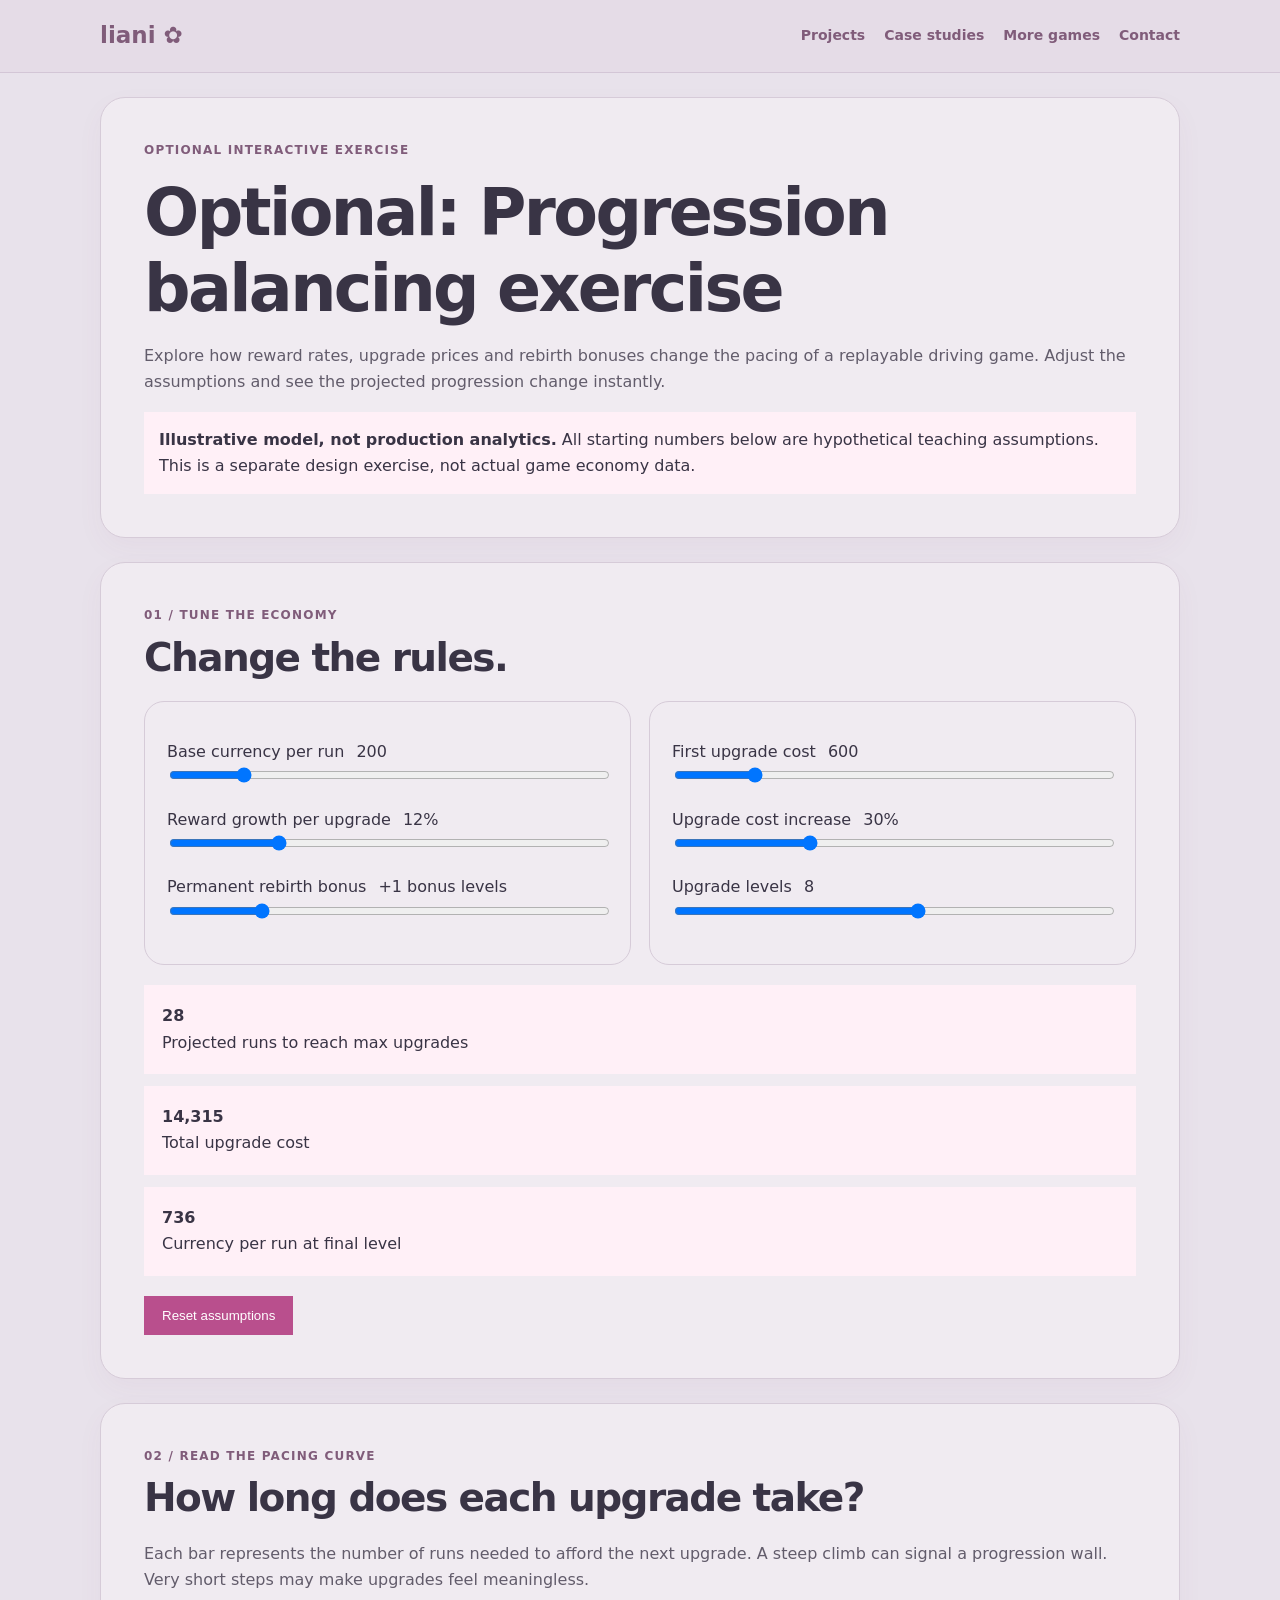
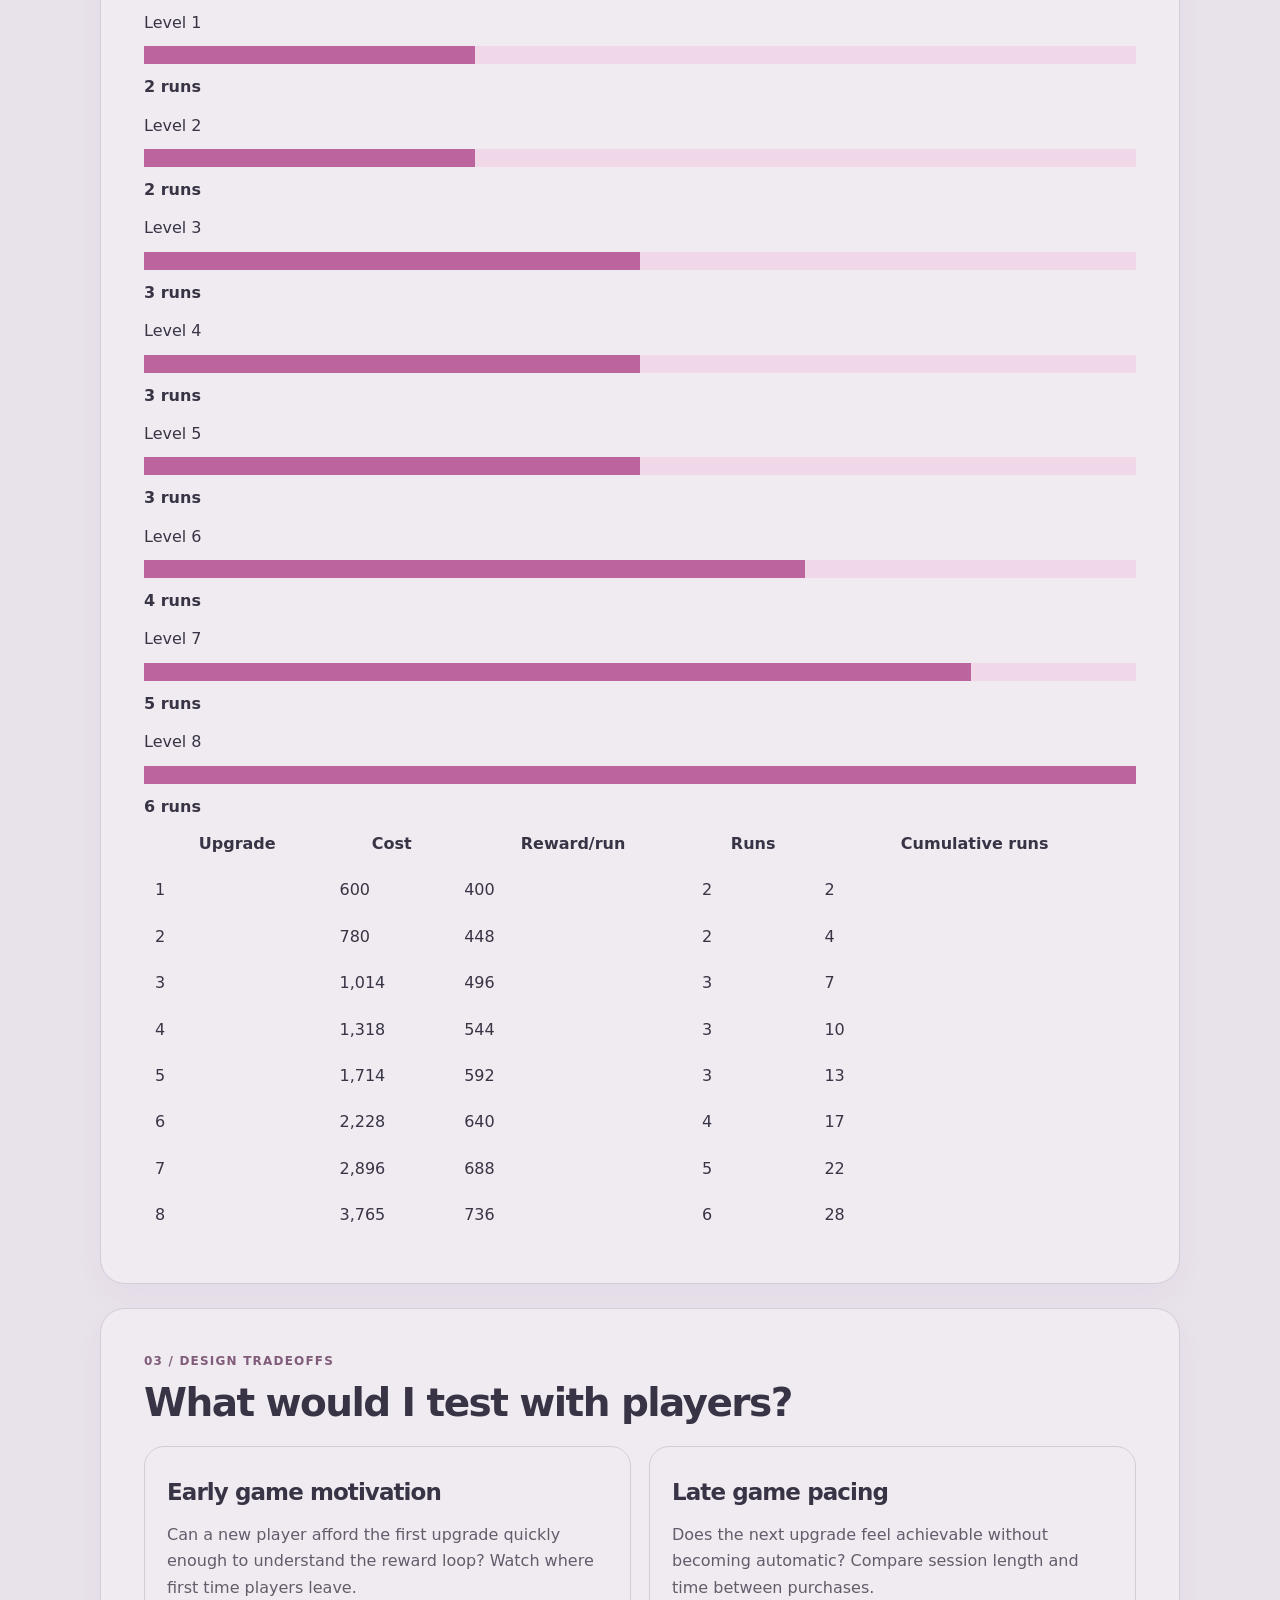
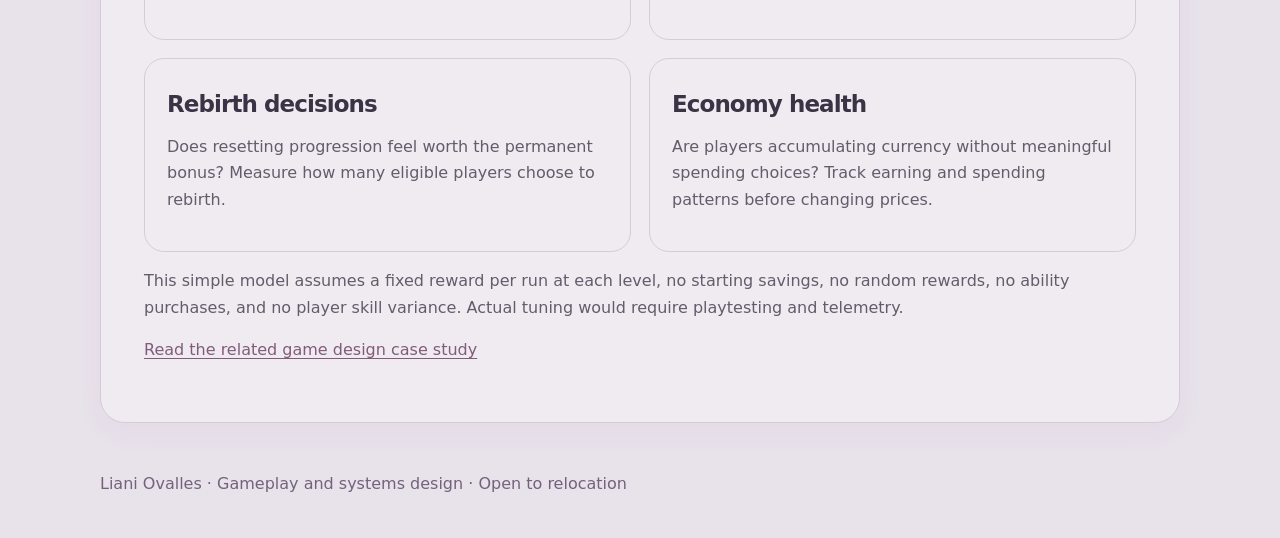
<file: balancing-lab.html>
<!doctype html>
<html lang="en"><head><meta charset="utf-8"><meta name="viewport" content="width=device-width,initial-scale=1"><meta name="theme-color" content="#f1dce9"><meta name="description" content="Interactive game economy balancing lab by Liani Ovalles. Explore upgrade pacing, reward multipliers and rebirth tradeoffs."><title>Balancing Lab | Liani Ovalles</title>
<link rel="stylesheet" href="style.css"><style>.field{margin:15px 0}.field label{display:flex;justify content:space between;gap:12px;font weight:700}.field input{width:100%;accent color:#b94f8d}.metrics{display:grid;grid template columns:repeat(3,1fr);gap:12px;margin:20px 0}.metric{padding:18px;background:#fff0f7;border radius:15px}.metric strong{display:block;font size:25px}.bars{display:grid;gap:12px}.barrow{display:grid;grid template columns:90px 1fr 90px;align items:center;gap:10px}.track{background:#f0d8e9;height:18px;border radius:99px;overflow:hidden}.fill{height:100%;background:#bb649d}.tablewrap{overflow x:auto}table{border collapse:collapse;width:100%}th,td{border bottom:1px solid #edd9e8;padding:9px;text align:right}th:first child,td:first child{text align:left}.button{border:0;background:#b94f8d;color:white;padding:12px 18px;border radius:99px;cursor:pointer}.notice{padding:15px;background:#fff0f7;border left:4px solid #b94f8d}@media(max width:700px){.metrics{grid template columns:1fr}.barrow{grid template columns:70px 1fr 70px;font size:12px}}</style></head>
<body><header><nav class="wrap" aria-label="Main navigation"><a class="brand" href="index.html">liani ✿</a><div class="navlinks"><a href="index.html#work">Projects</a><a href="design-notes.html">Case studies</a><a href="more-work.html">More games</a><a href="mailto:xcape.worlds@gmail.com">Contact</a></div></nav></header>
<main class="wrap"><section class="panel"><div class="eyebrow">Optional interactive exercise</div><h1>Optional: Progression balancing exercise</h1><p>Explore how reward rates, upgrade prices and rebirth bonuses change the pacing of a replayable driving game. Adjust the assumptions and see the projected progression change instantly.</p><div class="notice"><strong>Illustrative model, not production analytics.</strong> All starting numbers below are hypothetical teaching assumptions. This is a separate design exercise, not actual game economy data.</div></section>
<section class="panel"><div class="eyebrow">01 / Tune the economy</div><h2>Change the rules.</h2><div class="grid">
<div class="card"><div class="field"><label for="reward">Base currency per run <output id="rewardValue"></output></label><input id="reward" type="range" min="50" max="1000" step="25" value="200"></div><div class="field"><label for="growth">Reward growth per upgrade <output id="growthValue"></output></label><input id="growth" type="range" min="0" max="50" step="2" value="12"></div><div class="field"><label for="rebirth">Permanent rebirth bonus <output id="rebirthValue"></output></label><input id="rebirth" type="range" min="0" max="5" step="1" value="1"></div></div>
<div class="card"><div class="field"><label for="cost">First upgrade cost <output id="costValue"></output></label><input id="cost" type="range" min="100" max="3000" step="100" value="600"></div><div class="field"><label for="scale">Upgrade cost increase <output id="scaleValue"></output></label><input id="scale" type="range" min="0" max="100" step="5" value="30"></div><div class="field"><label for="levels">Upgrade levels <output id="levelsValue"></output></label><input id="levels" type="range" min="3" max="12" step="1" value="8"></div></div></div><div class="metrics" aria-live="polite"><div class="metric"><strong id="totalRuns">0</strong><span>Projected runs to reach max upgrades</span></div><div class="metric"><strong id="totalCost">0</strong><span>Total upgrade cost</span></div><div class="metric"><strong id="lastReward">0</strong><span>Currency per run at final level</span></div></div><button class="button" id="reset" type="button">Reset assumptions</button></section>
<section class="panel"><div class="eyebrow">02 / Read the pacing curve</div><h2>How long does each upgrade take?</h2><p>Each bar represents the number of runs needed to afford the next upgrade. A steep climb can signal a progression wall. Very short steps may make upgrades feel meaningless.</p><div class="bars" id="bars" role="img" aria-label="Bar chart showing projected runs per upgrade"></div><div class="tablewrap"><table><thead><tr><th>Upgrade</th><th>Cost</th><th>Reward/run</th><th>Runs</th><th>Cumulative runs</th></tr></thead><tbody id="rows"></tbody></table></div></section>
<section class="panel"><div class="eyebrow">03 / Design tradeoffs</div><h2>What would I test with players?</h2><div class="grid"><div class="card"><h3>Early game motivation</h3><p>Can a new player afford the first upgrade quickly enough to understand the reward loop? Watch where first time players leave.</p></div><div class="card"><h3>Late game pacing</h3><p>Does the next upgrade feel achievable without becoming automatic? Compare session length and time between purchases.</p></div><div class="card"><h3>Rebirth decisions</h3><p>Does resetting progression feel worth the permanent bonus? Measure how many eligible players choose to rebirth.</p></div><div class="card"><h3>Economy health</h3><p>Are players accumulating currency without meaningful spending choices? Track earning and spending patterns before changing prices.</p></div></div><p class="small">This simple model assumes a fixed reward per run at each level, no starting savings, no random rewards, no ability purchases, and no player skill variance. Actual tuning would require playtesting and telemetry.</p><p><a href="design-notes.html#ramp">Read the related game design case study</a></p></section></main><footer class="wrap site-footer">Liani Ovalles · Gameplay and systems design · Open to relocation</footer>
<script>
(function(){'use strict';const ids=['reward','growth','rebirth','cost','scale','levels'];const defaults={reward:200,growth:12,rebirth:1,cost:600,scale:30,levels:8};const $=id=>document.getElementById(id);const fmt=n=>Math.round(n).toLocaleString('en-US');function render(){const p={};ids.forEach(id=>p[id]=Number($(id).value));$('rewardValue').textContent=fmt(p.reward);$('growthValue').textContent=p.growth+'%';$('rebirthValue').textContent='+'+p.rebirth+' bonus levels';$('costValue').textContent=fmt(p.cost);$('scaleValue').textContent=p.scale+'%';$('levelsValue').textContent=p.levels;let total=0,totalCost=0,rows=[],max=1;for(let i=0;i<p.levels;i++){const price=Math.round(p.cost*Math.pow(1+p.scale/100,i));const earnings=Math.max(1,Math.round(p.reward*(1+p.rebirth)*(1+i*p.growth/100)));const runs=Math.ceil(price/earnings);total+=runs;totalCost+=price;max=Math.max(max,runs);rows.push({level:i+1,price,earnings,runs,total});}$('totalRuns').textContent=fmt(total);$('totalCost').textContent=fmt(totalCost);$('lastReward').textContent=fmt(rows[rows.length-1].earnings);$('bars').innerHTML=rows.map(x=>'<div class="barrow"><span>Level '+x.level+'</span><div class="track"><div class="fill" style="width:'+100*x.runs/max+'%"></div></div><strong>'+fmt(x.runs)+' runs</strong></div>').join('');$('rows').innerHTML=rows.map(x=>'<tr><td>'+x.level+'</td><td>'+fmt(x.price)+'</td><td>'+fmt(x.earnings)+'</td><td>'+fmt(x.runs)+'</td><td>'+fmt(x.total)+'</td></tr>').join('');$('bars').setAttribute('aria label','Projected runs per upgrade: '+rows.map(x=>'level '+x.level+', '+x.runs+' runs').join('; '));}ids.forEach(id=>$(id).addEventListener('input',render));$('reset').addEventListener('click',()=>{ids.forEach(id=>$(id).value=defaults[id]);render();});render();})();
</script></body></html>
</file>
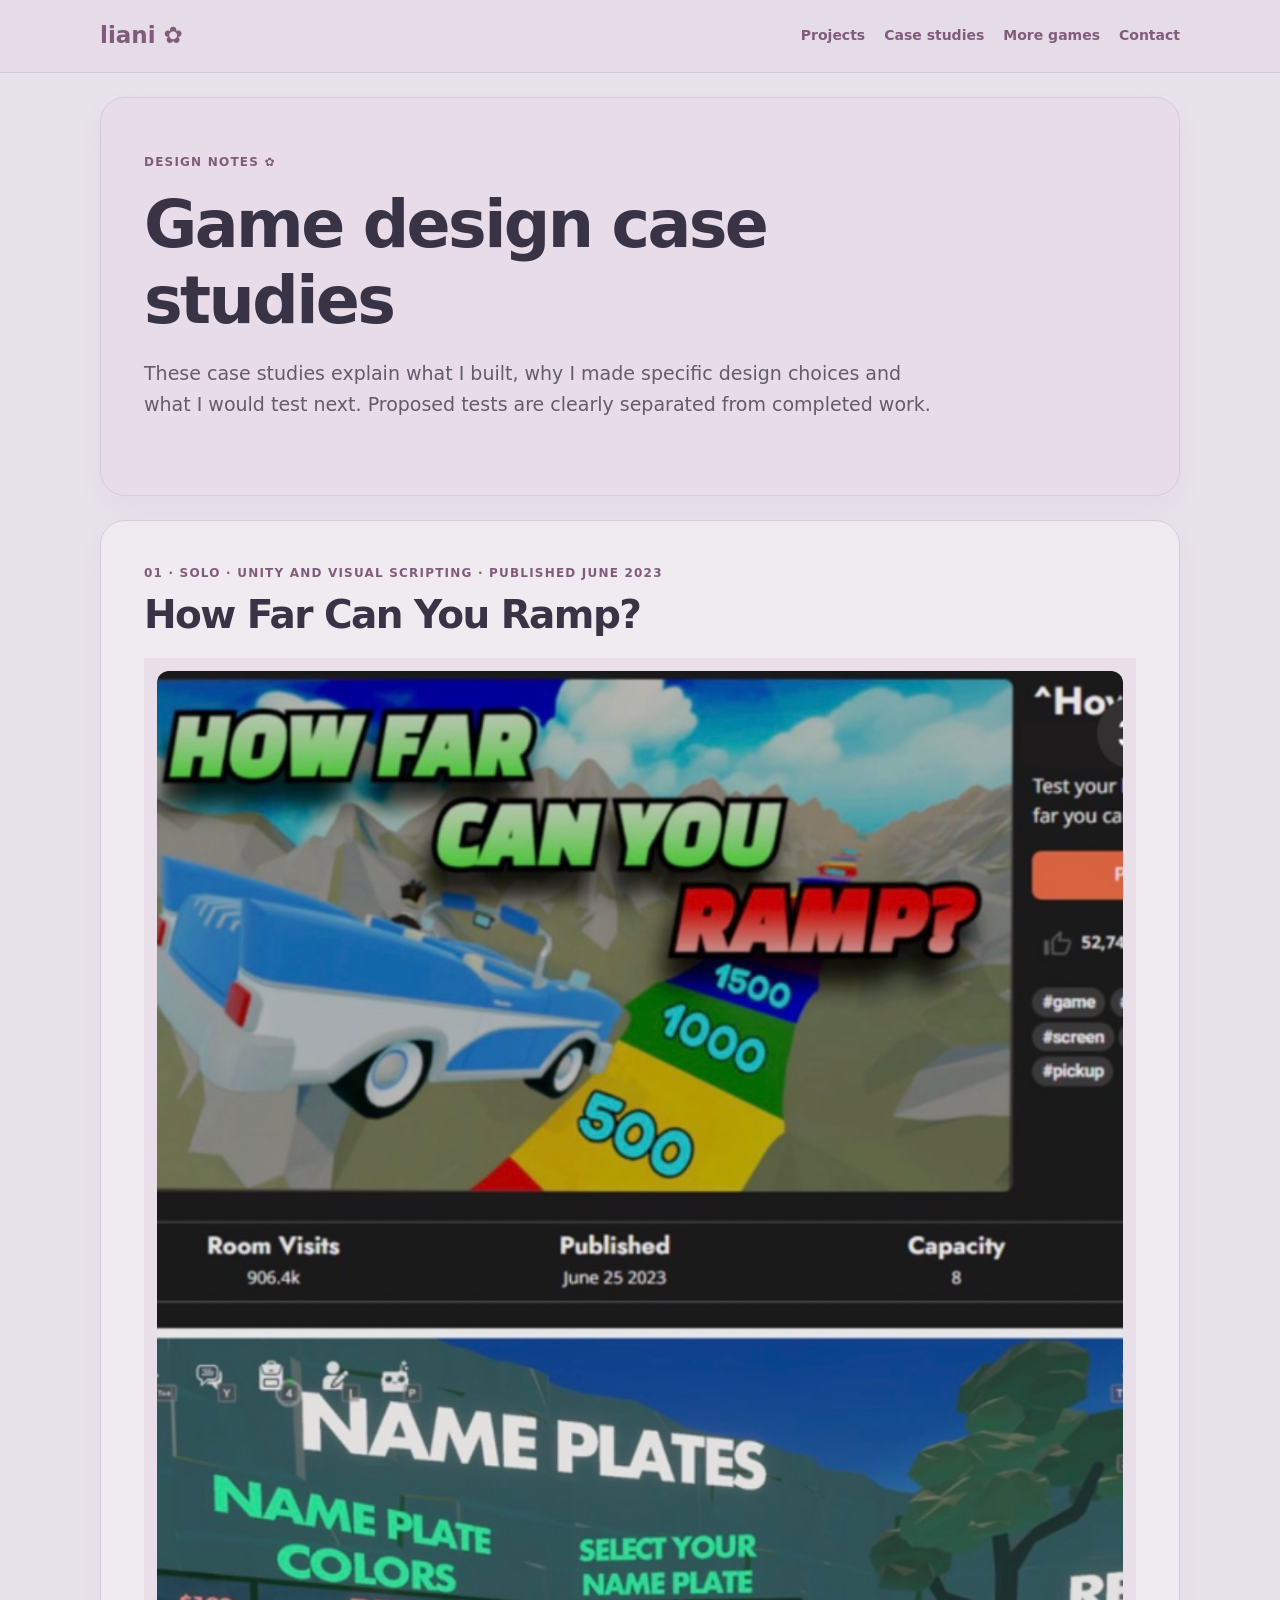
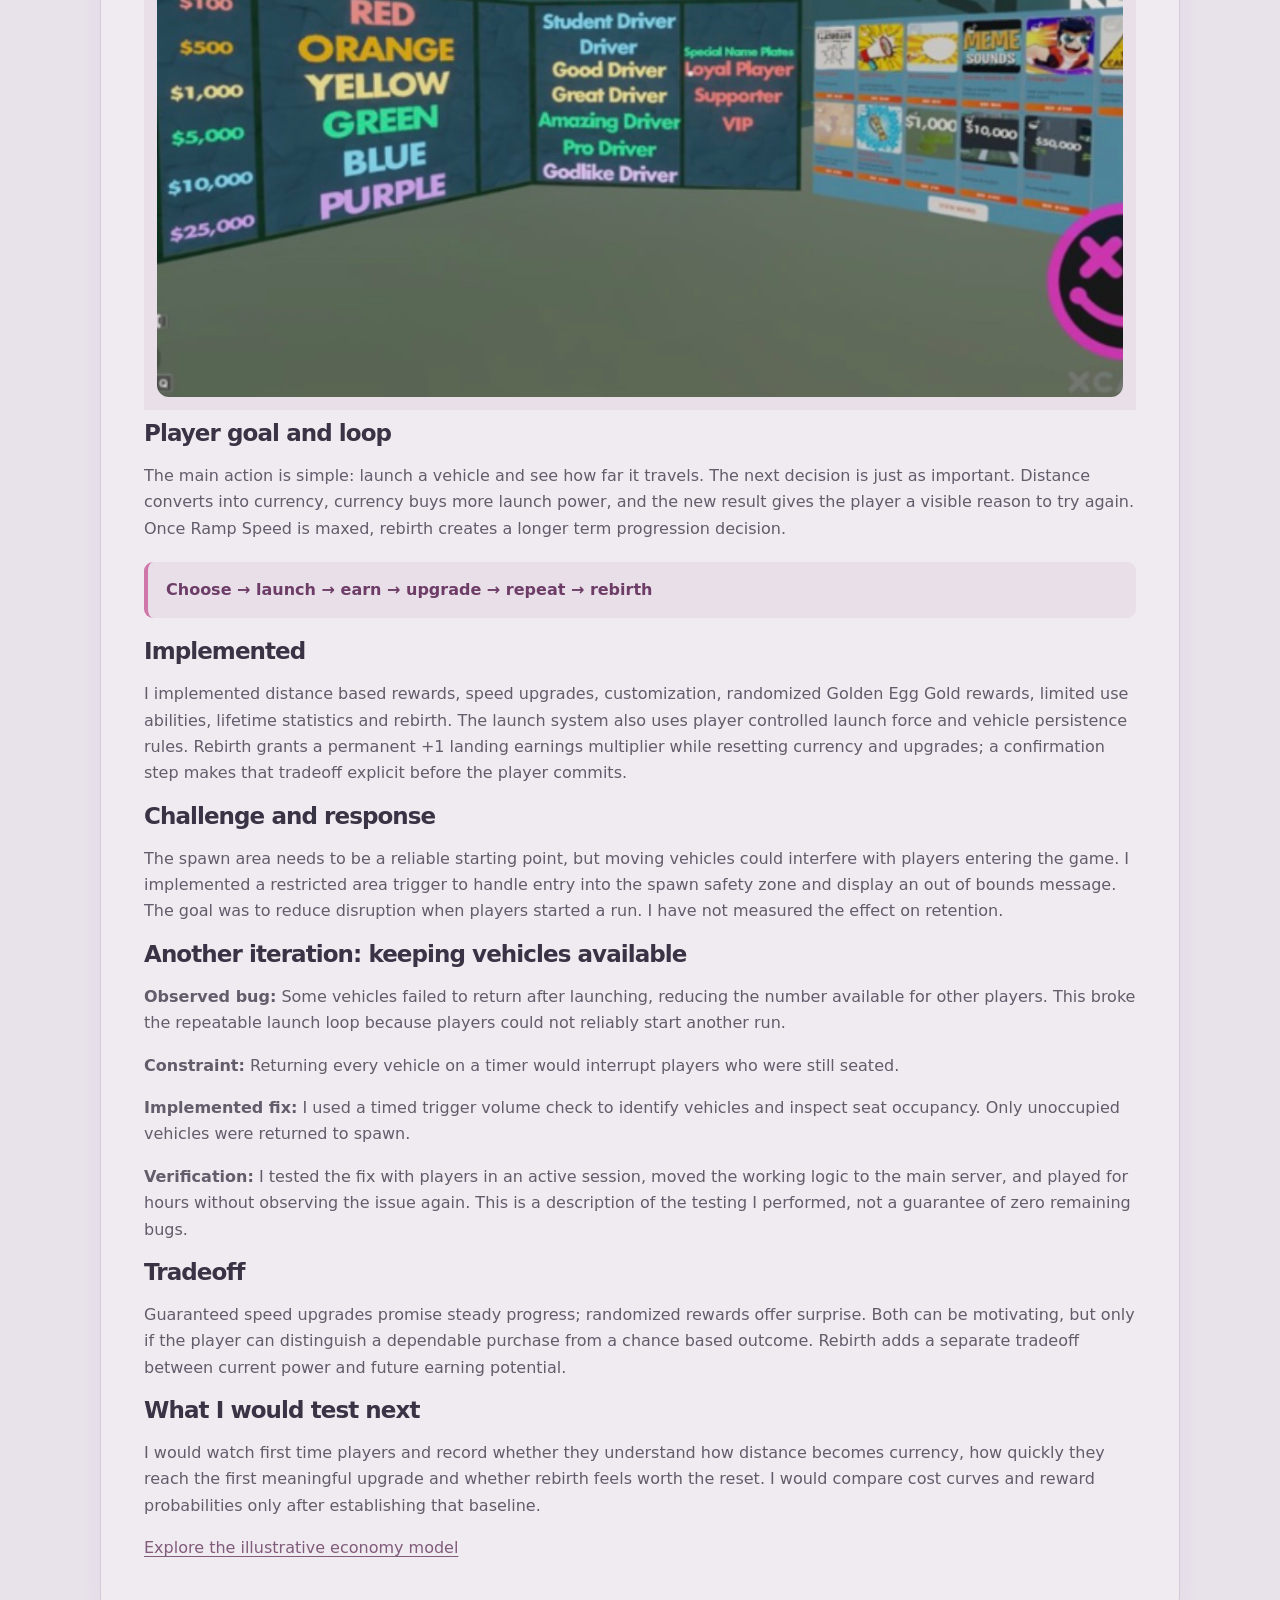
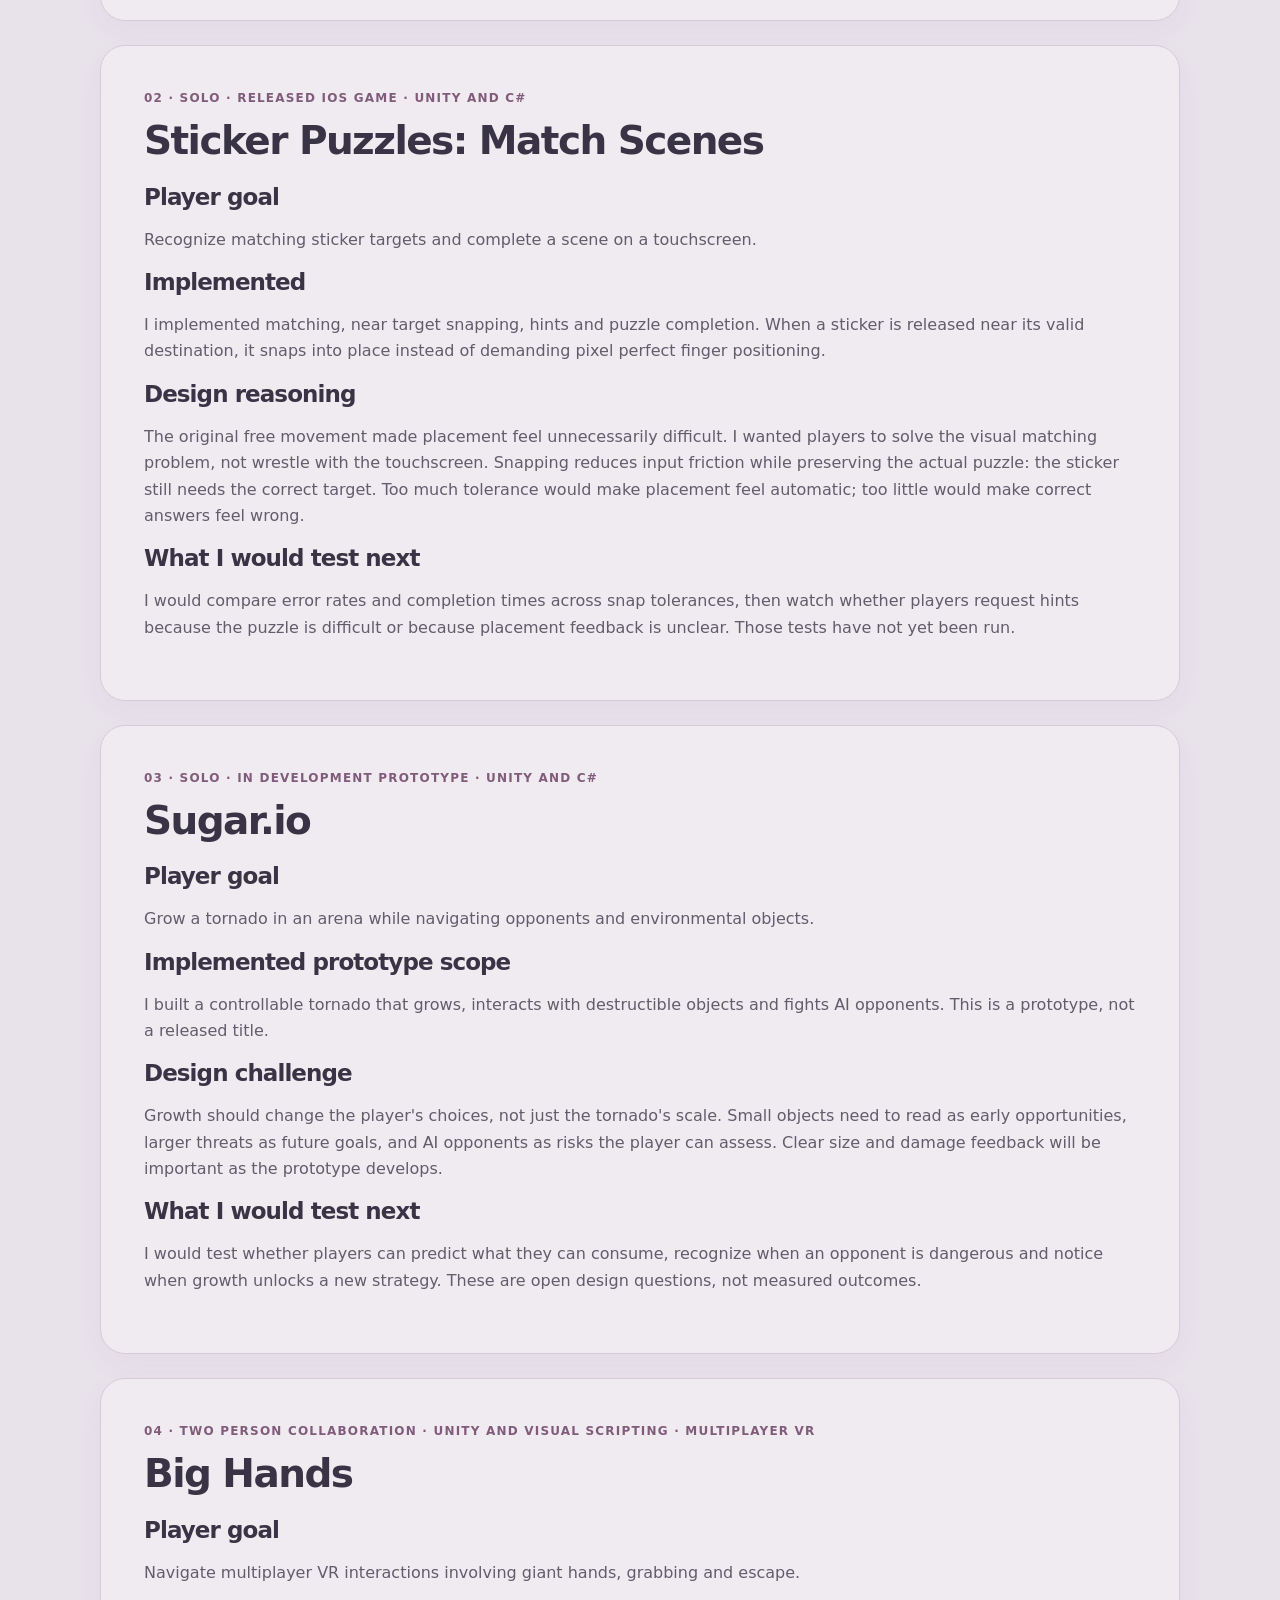
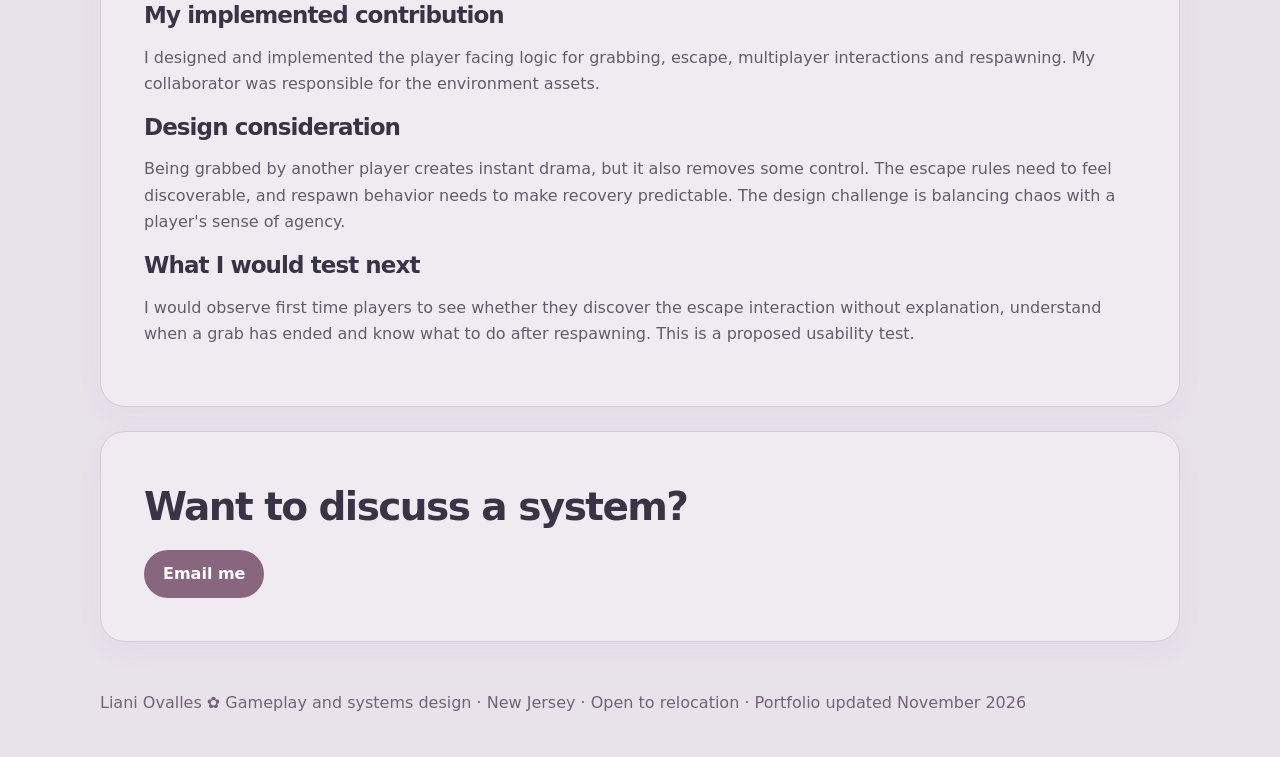
<file: design-notes.html>
<!doctype html><html lang="en"><head><meta charset="utf-8"><meta name="viewport" content="width=device-width,initial-scale=1"><meta name="description" content="Game design case studies for progression, puzzle UX, VR interaction and Unity gameplay prototypes."><meta name="theme-color" content="#fff1f8"><title>Case Studies | Liani Ovalles</title><link rel="stylesheet" href="style.css?v=experience-20261107"></head><body><header><nav class="wrap" aria-label="Main navigation"><a class="brand" href="index.html">liani ✿</a><div class="navlinks"><a href="index.html#work">Projects</a><a href="design-notes.html">Case studies</a><a href="more-work.html">More games</a><a href="mailto:xcape.worlds@gmail.com">Contact</a></div></nav></header><main class="wrap"><section class="panel hero"><div class="eyebrow">Design notes ✿</div><h1>Game design case studies</h1><p class="lead">These case studies explain what I built, why I made specific design choices and what I would test next. Proposed tests are clearly separated from completed work.</p></section><section class="panel" id="ramp"><div class="eyebrow">01 · Solo · Unity and visual scripting · Published June 2023</div><h2>How Far Can You Ramp?</h2><div class="media"><img src="794cc51f09843f087e84eec8.jpg" alt="Additional Ramp project screenshot" loading="lazy" data-fallback="note-ramp"><div class="fallback" id="note-ramp">Project image unavailable. See the project details below.</div></div><h3>Player goal and loop</h3><p>The main action is simple: launch a vehicle and see how far it travels. The next decision is just as important. Distance converts into currency, currency buys more launch power, and the new result gives the player a visible reason to try again. Once Ramp Speed is maxed, rebirth creates a longer term progression decision.</p><div class="callout steps">Choose → launch → earn → upgrade → repeat → rebirth</div><h3>Implemented</h3><p>I implemented distance based rewards, speed upgrades, customization, randomized Golden Egg Gold rewards, limited use abilities, lifetime statistics and rebirth. The launch system also uses player controlled launch force and vehicle persistence rules. Rebirth grants a permanent +1 landing earnings multiplier while resetting currency and upgrades; a confirmation step makes that tradeoff explicit before the player commits.</p><h3>Challenge and response</h3><p>The spawn area needs to be a reliable starting point, but moving vehicles could interfere with players entering the game. I implemented a restricted area trigger to handle entry into the spawn safety zone and display an out of bounds message. The goal was to reduce disruption when players started a run. I have not measured the effect on retention.</p><h3>Another iteration: keeping vehicles available</h3><p><strong>Observed bug:</strong> Some vehicles failed to return after launching, reducing the number available for other players. This broke the repeatable launch loop because players could not reliably start another run.</p><p><strong>Constraint:</strong> Returning every vehicle on a timer would interrupt players who were still seated.</p><p><strong>Implemented fix:</strong> I used a timed trigger volume check to identify vehicles and inspect seat occupancy. Only unoccupied vehicles were returned to spawn.</p><p><strong>Verification:</strong> I tested the fix with players in an active session, moved the working logic to the main server, and played for hours without observing the issue again. This is a description of the testing I performed, not a guarantee of zero remaining bugs.</p><h3>Tradeoff</h3><p>Guaranteed speed upgrades promise steady progress; randomized rewards offer surprise. Both can be motivating, but only if the player can distinguish a dependable purchase from a chance based outcome. Rebirth adds a separate tradeoff between current power and future earning potential.</p><h3>What I would test next</h3><p>I would watch first time players and record whether they understand how distance becomes currency, how quickly they reach the first meaningful upgrade and whether rebirth feels worth the reset. I would compare cost curves and reward probabilities only after establishing that baseline.</p><p><a href="balancing-lab.html">Explore the illustrative economy model</a></p></section><section class="panel" id="sticker"><div class="eyebrow">02 · Solo · Released iOS game · Unity and C#</div><h2>Sticker Puzzles: Match Scenes</h2><h3>Player goal</h3><p>Recognize matching sticker targets and complete a scene on a touchscreen.</p><h3>Implemented</h3><p>I implemented matching, near target snapping, hints and puzzle completion. When a sticker is released near its valid destination, it snaps into place instead of demanding pixel perfect finger positioning.</p><h3>Design reasoning</h3><p>The original free movement made placement feel unnecessarily difficult. I wanted players to solve the visual matching problem, not wrestle with the touchscreen. Snapping reduces input friction while preserving the actual puzzle: the sticker still needs the correct target. Too much tolerance would make placement feel automatic; too little would make correct answers feel wrong.</p><h3>What I would test next</h3><p>I would compare error rates and completion times across snap tolerances, then watch whether players request hints because the puzzle is difficult or because placement feedback is unclear. Those tests have not yet been run.</p></section><section class="panel" id="sugar"><div class="eyebrow">03 · Solo · In development prototype · Unity and C#</div><h2>Sugar.io</h2><h3>Player goal</h3><p>Grow a tornado in an arena while navigating opponents and environmental objects.</p><h3>Implemented prototype scope</h3><p>I built a controllable tornado that grows, interacts with destructible objects and fights AI opponents. This is a prototype, not a released title.</p><h3>Design challenge</h3><p>Growth should change the player's choices, not just the tornado's scale. Small objects need to read as early opportunities, larger threats as future goals, and AI opponents as risks the player can assess. Clear size and damage feedback will be important as the prototype develops.</p><h3>What I would test next</h3><p>I would test whether players can predict what they can consume, recognize when an opponent is dangerous and notice when growth unlocks a new strategy. These are open design questions, not measured outcomes.</p></section><section class="panel" id="hands"><div class="eyebrow">04 · Two person collaboration · Unity and visual scripting · Multiplayer VR</div><h2>Big Hands</h2><h3>Player goal</h3><p>Navigate multiplayer VR interactions involving giant hands, grabbing and escape.</p><h3>My implemented contribution</h3><p>I designed and implemented the player facing logic for grabbing, escape, multiplayer interactions and respawning. My collaborator was responsible for the environment assets.</p><h3>Design consideration</h3><p>Being grabbed by another player creates instant drama, but it also removes some control. The escape rules need to feel discoverable, and respawn behavior needs to make recovery predictable. The design challenge is balancing chaos with a player's sense of agency.</p><h3>What I would test next</h3><p>I would observe first time players to see whether they discover the escape interaction without explanation, understand when a grab has ended and know what to do after respawning. This is a proposed usability test.</p></section><section class="panel"><h2>Want to discuss a system?</h2><a class="btn" href="mailto:xcape.worlds@gmail.com">Email me</a></section></main><footer class="wrap site-footer">Liani Ovalles ✿ Gameplay and systems design · New Jersey · Open to relocation · Portfolio updated November 2026</footer><script>document.querySelectorAll('img[data-fallback]').forEach(img=>img.addEventListener('error',()=>{img.hidden=true;document.getElementById(img.dataset.fallback)?.classList.add('show')}));</script></body></html>
</file>
<file: style.css>
:root{--ink:#392e46;--muted:#665b70;--pink:#d36caa;--lav:#e9dffa;--cream:#fffaf4;--line:#edd9e8}*{box-sizing:border-box}html{scroll-behavior:smooth}body{margin:0;background:radial-gradient(circle at 8% 4%,#ffe0ed,transparent 30%),linear-gradient(125deg,#fff7fa,#f4efff);color:var(--ink);font:16px/1.65 system-ui,sans-serif}a{color:#934374;text-underline-offset:3px}a:focus-visible{outline:3px solid #954a87;outline-offset:3px}.wrap{width:min(1080px,calc(100% - 36px));margin:auto}header{background:#fff9fcee;border-bottom:1px solid var(--line);position:sticky;top:0;z-index:10;backdrop-filter:blur(12px)}nav{display:flex;justify-content:space-between;align-items:center;gap:15px;min-height:72px;flex-wrap:wrap;padding:12px 0}.brand{font-size:23px;font-weight:850;text-decoration:none;color:#b44b89}.navlinks{display:flex;gap:9px 19px;flex-wrap:wrap}.navlinks a{text-decoration:none;font-size:14px;font-weight:700}.panel{background:#fffafd;border:1px solid var(--line);border-radius:25px;padding:clamp(23px,4vw,43px);margin:24px 0;box-shadow:0 10px 28px #8e47750b}.hero{background:linear-gradient(135deg,#fffafc,#fbeaf4 65%,#f1e8ff);padding-top:55px;padding-bottom:55px}.eyebrow{font-size:12px;font-weight:850;letter-spacing:.1em;text-transform:uppercase;color:#a34d85}h1,h2,h3{line-height:1.17;letter-spacing:-.04em}h1{font-size:clamp(37px,6vw,65px);max-width:820px;margin:14px 0}h2{font-size:clamp(27px,3.5vw,39px);margin:9px 0 20px}h3{font-size:23px;margin:10px 0}p,li{color:var(--muted)}.lead{font-size:19px;max-width:790px}.stats{display:grid;grid-template-columns:repeat(3,minmax(0,1fr));gap:13px;margin:27px 0 10px}.stat{background:#fffafd;border:1px solid #efcfdf;border-radius:17px;padding:20px}.stat strong{display:block;color:#a34d85;font-size:clamp(26px,3.6vw,39px);line-height:1.1}.stat span{display:block;font-size:14px;margin-top:7px}.note{font-size:13px}.buttons,.tags{display:flex;flex-wrap:wrap;gap:10px;margin:22px 0}.btn{display:inline-block;background:#b94f8d;color:white;text-decoration:none;border-radius:999px;padding:11px 19px;font-weight:750}.btn:hover{background:#8f3569;color:white}.btn.secondary{background:#f9e2f0;color:#7e3567;border:1px solid #edc3dc}.tag{background:#f9e9f3;border:1px solid #efcfe3;border-radius:999px;padding:4px 12px;font-size:13px;color:#7a3b68;font-weight:650}.project{border:1px solid var(--line);border-radius:20px;overflow:hidden;background:#fff}.project+.project{margin-top:23px}.media{padding:13px;background:#f8edf5}.media img{display:block;width:100%;height:auto;max-height:none;object-fit:contain;border-radius:12px}.media video{display:block;width:100%;max-height:390px;object-fit:contain;background:#261d31;border-radius:12px}.media figcaption{font-size:12px;color:#745e73;padding:8px 2px 0}.media figure{margin:0}.fallback{display:none;padding:25px;background:#f4e9f5;border-radius:12px;text-align:center;color:#704a75}.fallback.show{display:block}.project-body{padding:clamp(19px,3vw,30px)}.project-body p{margin:10px 0}.grid{display:grid;grid-template-columns:repeat(2,minmax(0,1fr));gap:18px}.card{border:1px solid var(--line);border-radius:20px;background:#fff;padding:22px;min-width:0}.card .media{margin:-22px -22px 19px;border-radius:20px 20px 0 0}.callout{background:#fff0f7;border-left:4px solid #ce77a8;border-radius:9px;padding:15px 18px;margin:20px 0}.callout strong{color:#673b60}.steps{font-weight:750;color:#6d3d67}.subsection{border-top:1px solid var(--line);margin-top:24px;padding-top:19px}.subsection h3{font-size:19px}.mini{font-size:13px}.site-footer{padding:24px 0 40px;color:#73627b}section[id],article[id]{scroll-margin-top:105px}@media(max-width:720px){.grid{grid-template-columns:1fr}.stats{grid-template-columns:1fr 1fr}.stat:last-child{grid-column:1/-1}.panel{margin:16px 0}.hero{padding-top:34px;padding-bottom:34px}nav{align-items:flex-start}.navlinks{gap:8px 13px}.media{padding:9px}}@media(max-width:420px){.stats{grid-template-columns:1fr}.stat:last-child{grid-column:auto}}@media(prefers-reduced-motion:reduce){html{scroll-behavior:auto}}
/* Portfolio proof and iteration details */
#iteration .card{background:linear-gradient(160deg,#fff,#fff8fc)}#iteration .card strong{color:#693a63}#iteration .card p{margin:10px 0}#iteration .lead{margin-bottom:25px}

.hero .mini{margin:15px 0}.project-body .eyebrow,.card .eyebrow{letter-spacing:.055em}.navlinks a:hover{text-decoration:underline}

/* Consistent real-media previews, no duplicate homepage gallery */
#work .grid>.card .media{height:230px;overflow:hidden;display:flex;align-items:center;justify-content:center;background:#f3e8f1}#work .grid>.card .media img{width:100%;height:100%;object-fit:cover}#work .grid>.card .media video{width:100%;height:100%;max-height:none;object-fit:contain}#work>.project>.media{max-height:390px;overflow:hidden}#work>.project>.media img{max-height:365px;object-fit:contain}#work .card{transition:box-shadow .18s ease}#work .card:hover{box-shadow:0 10px 25px #8e47751c}.more-games-card{display:block;background:#fff}.more-games-card .buttons{margin-bottom:0}@media(max-width:720px){#work .grid>.card .media{height:215px}}@media(prefers-reduced-motion:reduce){#work .card{transition:none}}

/* Defensive styling for previously cached homepage showcase markup */
.showcase{overflow:hidden}.showcase-head{display:flex;align-items:end;justify-content:space-between;gap:16px;flex-wrap:wrap;margin-bottom:18px}.showcase-head h2{margin:8px 0}.showcase-grid{display:grid;grid-template-columns:repeat(2,minmax(0,1fr));gap:16px}.showcase-tile{position:relative;display:flex;flex-direction:column;overflow:hidden;min-width:0;border-radius:18px;background:#fff;border:1px solid var(--line);color:var(--ink);text-decoration:none}.showcase-large{grid-column:auto;grid-row:auto;min-height:0}.showcase-tile img,.showcase-tile video{position:static;display:block;width:100%;height:240px;max-height:240px;object-fit:contain;background:#f5edf5;transform:none}.showcase-tile:after{display:none}.showcase-caption{position:static;display:flex;flex-direction:column;gap:4px;padding:15px 18px;background:#fff;color:var(--ink)}.showcase-caption strong{color:var(--ink);font-size:19px}.showcase-caption small{color:var(--muted);font-size:13px}.showcase-tile:hover img,.showcase-tile:hover video{transform:none}@media(max-width:720px){.showcase-grid{grid-template-columns:1fr}.showcase-tile img,.showcase-tile video{height:220px}}

/* Reliable cover for More Games: fixed-size local asset, never a blank card */
#work .more-games-card{display:block;padding:0;overflow:hidden;background:#fff}#work .more-games-card>.media{display:none!important}#work .more-games-card>.more-games-cover{display:block;height:220px;width:100%;background:#ead8f3 url("b6f2767bb4b3dfc897111e20.jpg") center/contain no-repeat;border-bottom:1px solid var(--line)}#work .more-games-card>.eyebrow,#work .more-games-card>h3,#work .more-games-card>p,#work .more-games-card>.buttons{margin-left:22px;margin-right:22px}#work .more-games-card>.eyebrow{margin-top:20px}#work .more-games-card>.buttons{margin-bottom:22px}@media(max-width:720px){#work .more-games-card>.more-games-cover{height:200px}}

/* Four-project photo collage on More Games homepage card */
#work .more-games-card>.more-games-cover{display:none!important}#work .more-games-card>.more-games-collage{display:grid!important;grid-template-columns:repeat(2,minmax(0,1fr));grid-template-rows:repeat(2,110px);gap:5px;padding:5px;background:#eee0ef;overflow:hidden;border-bottom:1px solid var(--line)}#work .more-games-card>.more-games-collage img{display:block!important;width:100%!important;height:110px!important;max-height:110px!important;object-fit:cover!important;border-radius:5px;background:#e5d4eb}@media(max-width:720px){#work .more-games-card>.more-games-collage{grid-template-rows:repeat(2,100px)}#work .more-games-card>.more-games-collage img{height:100px!important;max-height:100px!important}}

#work .more-games-card{display:block!important;justify-content:initial!important;align-items:initial!important;min-height:0!important}#work .more-games-card>.more-games-collage{display:grid!important;visibility:visible!important;min-height:230px!important}#work .more-games-card>.more-games-collage img{visibility:visible!important}

/* Experience overview: compact, recruiter-readable chronology */
.experience-grid{display:grid;grid-template-columns:repeat(3,minmax(0,1fr));gap:15px;margin-top:22px}.experience-item{padding:20px;border:1px solid var(--line);border-radius:16px;background:#fff}.experience-date{font-size:12px;font-weight:800;letter-spacing:.04em;color:#a34d85}.experience-item h3{font-size:19px;line-height:1.3;margin:10px 0}.experience-item p{font-size:14px;line-height:1.6;margin:0}.experience .lead{font-size:17px}.more-games-card{justify-content:initial}@media(max-width:760px){.experience-grid{grid-template-columns:1fr}}

/* Plain portfolio background */
body{background:#f8f7fb!important;background-image:none!important;background-attachment:scroll!important}

/* Soft kawaii palette: muted lavender, dusty rose, reduced glare */
:root{--ink:#393445;--muted:#625c6b;--pink:#a97898;--lav:#ddd4e4;--cream:#f0ebf0;--line:#d6cbd8}
body{background:#e8e2eb!important;background-image:none!important;color:var(--ink)}
header{background:#e5dce7!important;border-color:#d3c6d6}
.panel,.card,.project,.stat,.showcase-tile,.experience-item{background:#f0ebf1!important;border-color:#d6cbd8!important}
.hero{background:#e7dce8!important}
.media,.showcase-caption,.callout{background:#e9dfe9!important}
.btn{background:#88667f!important;color:#fff!important}
.btn:hover{background:#72556c!important}
.btn.secondary,.tag{background:#dfd1df!important;color:#59465b!important;border-color:#cdbbce!important}
a,.brand,.eyebrow,.stat strong,.experience-date{color:#805c7a}
</file>
